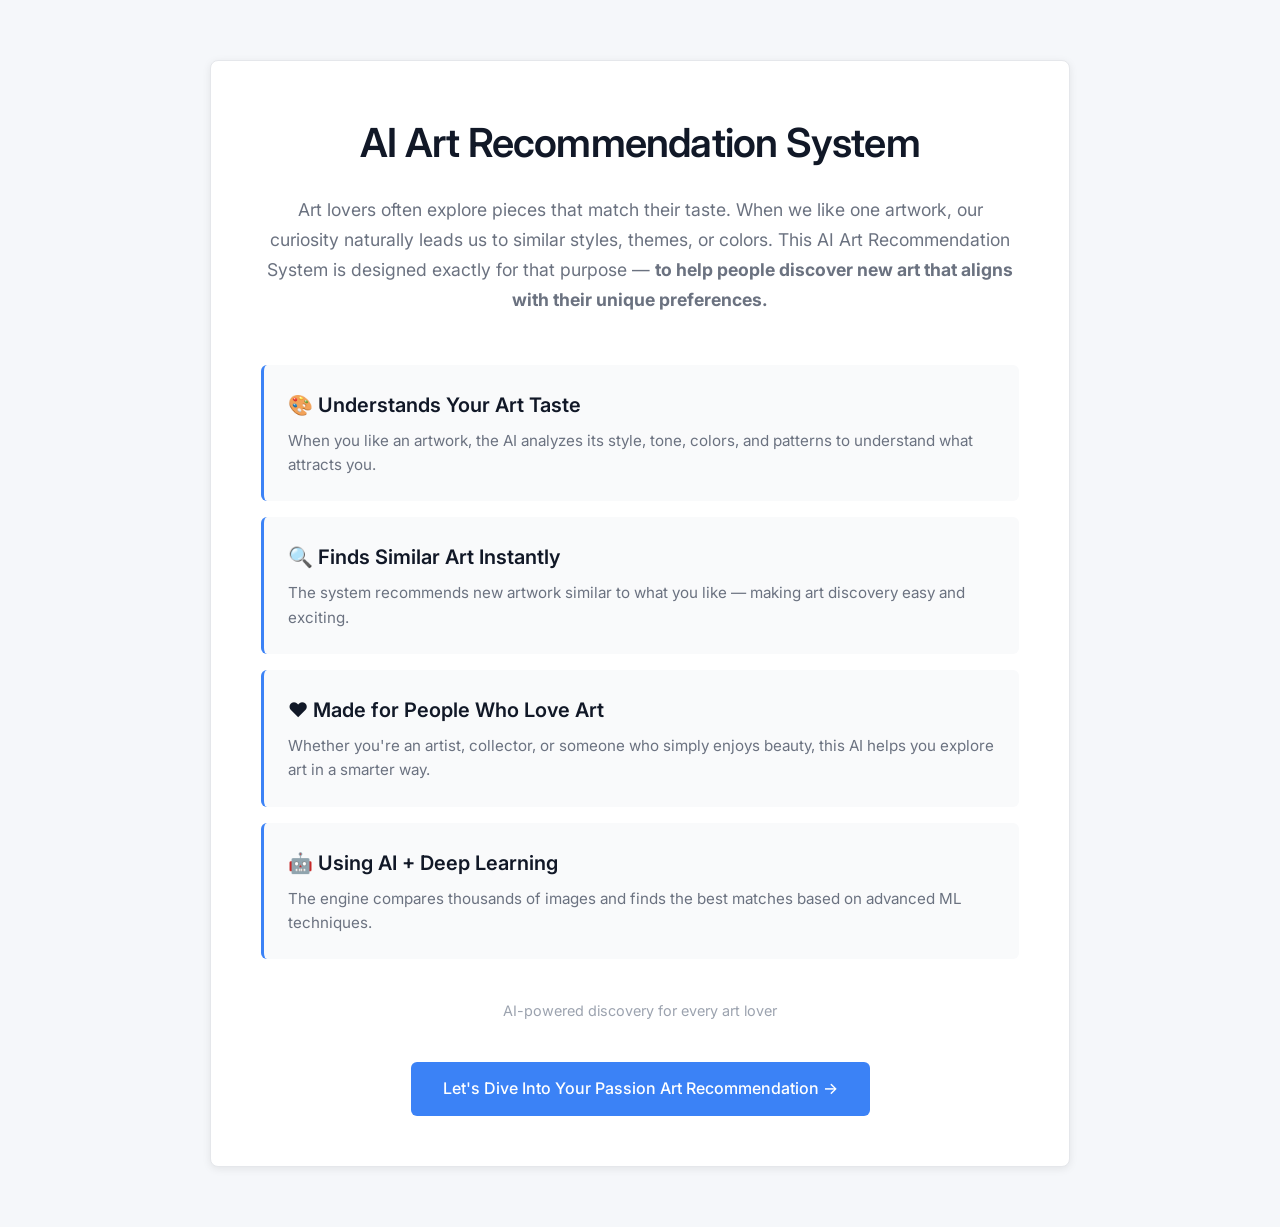
<file: templates/start.html>
<!DOCTYPE html>
<html lang="en">
<head>
    <meta charset="UTF-8">
    <meta name="viewport" content="width=device-width, initial-scale=1.0">
    <title>AI Art Recommendation</title>
    <link href="https://fonts.googleapis.com/css2?family=Inter:wght@300;400;500;600;700&display=swap" rel="stylesheet">
    <style>
        * {
            margin: 0;
            padding: 0;
            box-sizing: border-box;
        }

        body {
            font-family: 'Inter', sans-serif;
            background: #f5f7fa;
            color: #1a1a1a;
            line-height: 1.6;
            min-height: 100vh;
        }

        .container {
            max-width: 900px;
            margin: 0 auto;
            padding: 60px 20px;
        }

        .card {
            background: #ffffff;
            border-radius: 8px;
            padding: 50px;
            box-shadow: 0 2px 8px rgba(0, 0, 0, 0.08);
            border: 1px solid #e5e7eb;
        }

        h1 {
            font-size: 2.5rem;
            font-weight: 600;
            color: #111827;
            text-align: center;
            margin-bottom: 20px;
            letter-spacing: -0.02em;
        }

        .subtitle {
            font-size: 1.1rem;
            color: #6b7280;
            text-align: center;
            margin-bottom: 50px;
            line-height: 1.7;
        }

        .feature-box {
            background: #f9fafb;
            padding: 24px;
            margin-bottom: 16px;
            border-radius: 6px;
            border-left: 3px solid #3b82f6;
            transition: background 0.2s ease;
        }

        .feature-box:hover {
            background: #f3f4f6;
        }

        .feature-box h3 {
            font-size: 1.25rem;
            font-weight: 600;
            color: #111827;
            margin-bottom: 8px;
        }

        .feature-box p {
            font-size: 0.95rem;
            color: #6b7280;
            line-height: 1.6;
            margin: 0;
        }

        .footer {
            text-align: center;
            margin-top: 40px;
            color: #9ca3af;
            font-size: 0.9rem;
        }

        .button-container {
            text-align: center;
            margin-top: 40px;
        }

        .cta-button {
            display: inline-block;
            background: #3b82f6;
            color: white;
            padding: 14px 32px;
            text-decoration: none;
            border-radius: 6px;
            font-size: 1rem;
            font-weight: 500;
            transition: background 0.2s ease, transform 0.1s ease;
            border: none;
            cursor: pointer;
        }

        .cta-button:hover {
            background: #2563eb;
            transform: translateY(-1px);
        }

        .cta-button:active {
            transform: translateY(0);
        }
    </style>
</head>
<body>
    <div class="container">
        <div class="card">
            <h1>AI Art Recommendation System</h1>
            <p class="subtitle">
                Art lovers often explore pieces that match their taste.  
                When we like one artwork, our curiosity naturally leads us to similar styles, themes, or colors.  
                This AI Art Recommendation System is designed exactly for that purpose —  
                <strong>to help people discover new art that aligns with their unique preferences.</strong>
            </p>

            <div class="feature-box">
                <h3>🎨 Understands Your Art Taste</h3>
                <p>
                    When you like an artwork, the AI analyzes its style, tone, colors, and patterns to understand what attracts you.
                </p>
            </div>

            <div class="feature-box">
                <h3>🔍 Finds Similar Art Instantly</h3>
                <p>
                    The system recommends new artwork similar to what you like — making art discovery easy and exciting.
                </p>
            </div>

            <div class="feature-box">
                <h3>❤️ Made for People Who Love Art</h3>
                <p>
                    Whether you're an artist, collector, or someone who simply enjoys beauty, this AI helps you explore art in a smarter way.
                </p>
            </div>

            <div class="feature-box">
                <h3>🤖 Using AI + Deep Learning</h3>
                <p>
                    The engine compares thousands of images and finds the best matches based on advanced ML techniques.
                </p>
            </div>

            <p class="footer">AI-powered discovery for every art lover</p>

            <div class="button-container">
                <a href="/recommend" class="cta-button">
                    Let's Dive Into Your Passion Art Recommendation →
                </a>
            </div>
        </div>
    </div>
</body>
</html>
</file>
